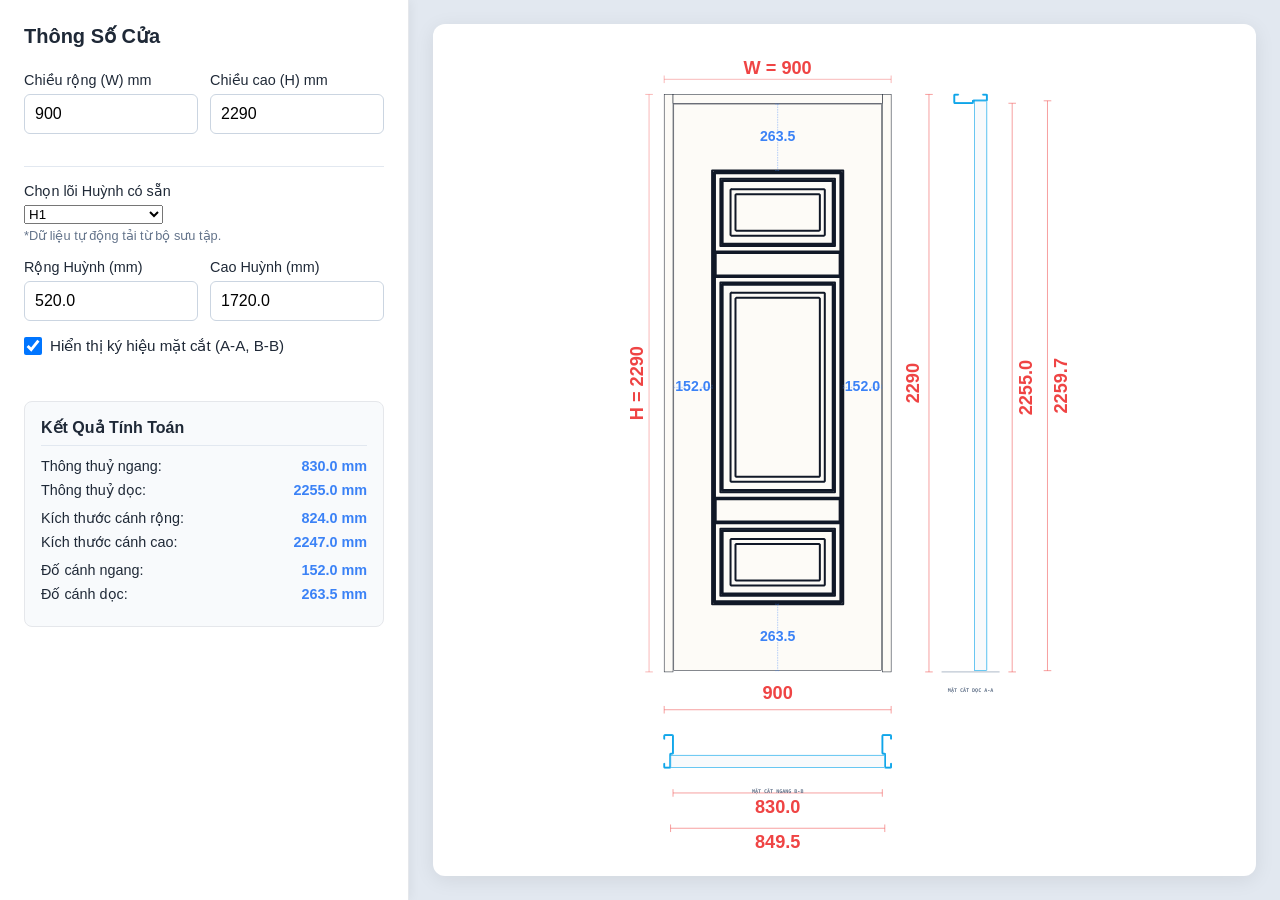
<file: index.html>
<!DOCTYPE html>
<html lang="vi">
<head>
    <meta charset="UTF-8">
    <meta name="viewport" content="width=device-width, initial-scale=1.0">
    <title>Parametric 2D Door Drawing</title>
    <link rel="stylesheet" href="index.css">
</head>
<body>

    <div class="sidebar">
        <h1>Thông Số Cửa</h1>
        
        <div class="view-toggle" style="display: none;">
        </div>

        <div class="form-row">
            <div class="form-group">
                <label for="inputW">Chiều rộng (W) mm</label>
                <input type="number" id="inputW" value="900" min="500" max="2000" step="1">
            </div>
            <div class="form-group">
                <label for="inputH">Chiều cao (H) mm</label>
                <input type="number" id="inputH" value="2290" min="1800" max="3000" step="1">
            </div>
        </div>

        <hr style="border: 0; border-top: 1px solid #e2e8f0; margin: 16px 0;">
        
        <div class="form-group">
            <label for="selectFile">Chọn lõi Huỳnh có sẵn</label>
            <select id="selectFile">
                <option value="">-- Chọn lõi Huỳnh --</option>
            </select>
            <small style="color: #64748b; font-size: 0.8rem; display: block; margin-top: 4px;">
                *Dữ liệu tự động tải từ bộ sưu tập.
            </small>
        </div>

        <div class="form-row">
            <div class="form-group">
                <label for="inputHuynhW">Rộng Huỳnh (mm)</label>
                <input type="number" id="inputHuynhW" value="520" step="0.1">
            </div>
            <div class="form-group">
                <label for="inputHuynhH">Cao Huỳnh (mm)</label>
                <input type="number" id="inputHuynhH" value="1720" step="0.1">
            </div>
        </div>

        <div class="form-group">
            <label class="checkbox-label">
                <input type="checkbox" id="showSections" checked>
                Hiển thị ký hiệu mặt cắt (A-A, B-B)
            </label>
        </div>

        <div class="result-panel">
            <h3>Kết Quả Tính Toán</h3>
            
            <div class="result-item">
                <span>Thông thuỷ ngang:</span>
                <span id="resThongThuyW" class="result-value">-</span>
            </div>
            <div class="result-item" style="margin-bottom: 12px;">
                <span>Thông thuỷ dọc:</span>
                <span id="resThongThuyH" class="result-value">-</span>
            </div>

            <div class="result-item">
                <span>Kích thước cánh rộng:</span>
                <span id="resLeafW" class="result-value">-</span>
            </div>
            <div class="result-item" style="margin-bottom: 12px;">
                <span>Kích thước cánh cao:</span>
                <span id="resLeafH" class="result-value">-</span>
            </div>

            <div class="result-item">
                <span>Đố cánh ngang:</span>
                <span id="resDoNgang" class="result-value">-</span>
            </div>
            <div class="result-item">
                <span>Đố cánh dọc:</span>
                <span id="resDoDoc" class="result-value">-</span>
            </div>
        </div>
    </div>

    <div class="main-content">
        <div class="canvas-container">
            <svg id="doorSvg" xmlns="http://www.w3.org/2000/svg">
                <!-- SVG Content generated by JS -->
            </svg>
            
            <!-- Vùng ẩn để đo đạc bounding box của file SVG vừa upload -->
            <div id="hiddenSvgContainer">
                <svg id="measureSvg" xmlns="http://www.w3.org/2000/svg"></svg>
            </div>
        </div>
    </div>

    <script src="svgData.js"></script>
    <script>
        const CONSTANTS = {
            frameTop: 35,    
            frameSide: 35,
            leafGap: 3,
            paddingX: 200,
            paddingY: 200,
            frameDepth: 130,
            leafDepth: 50
        };

        let khungProcessedSvg = '';
        if (typeof svgData !== 'undefined' && svgData['KHUNG.svg']) {
            const text = decodeBase64Utf8(svgData['KHUNG.svg']);
            const parser = new DOMParser();
            const doc = parser.parseFromString(text, "image/svg+xml");
            const paths = doc.querySelectorAll('path');
            paths.forEach(p => {
                let d = p.getAttribute('d');
                if (d) {
                    khungProcessedSvg += `<path d="${d}" fill="none" stroke="#0ea5e9" stroke-width="1.5" vector-effect="non-scaling-stroke"/>\n`;
                }
            });
        }

        let currentPanelSvgContent = '';
        let originalBoundingBox = { x: 0, y: 0, width: 0, height: 0 };

        function decodeBase64Utf8(base64) {
            const binaryString = atob(base64);
            const bytes = new Uint8Array(binaryString.length);
            for (let i = 0; i < binaryString.length; i++) {
                bytes[i] = binaryString.charCodeAt(i);
            }
            return new TextDecoder('utf-8').decode(bytes);
        }

        const selectFile = document.getElementById('selectFile');
        if (typeof svgData !== 'undefined') {
            const sortedKeys = Object.keys(svgData).sort();
            for (let filename of sortedKeys) {
                if (filename === 'KHUNG.svg') continue; // Bỏ qua biên dạng khuôn, không nạp vào danh sách lõi
                const option = document.createElement('option');
                option.value = filename;
                option.textContent = filename.replace(/\.svg$/i, '');
                selectFile.appendChild(option);
            }
        }

        selectFile.addEventListener('change', function() {
            const filename = this.value;
            if (!filename || !svgData[filename]) return;

            const text = decodeBase64Utf8(svgData[filename]);
            const parser = new DOMParser();
            const doc = parser.parseFromString(text, "image/svg+xml");
            const svgNode = doc.querySelector('svg');
            
            if (svgNode) {
                currentPanelSvgContent = svgNode.innerHTML;
                
                const measureSvg = document.getElementById('measureSvg');
                measureSvg.innerHTML = currentPanelSvgContent;
                
                try {
                    const gElement = measureSvg.querySelector('g') || measureSvg;
                    const bbox = gElement.getBBox();
                        if (bbox && bbox.width > 0 && bbox.height > 0) {
                            originalBoundingBox = {
                                x: bbox.x,
                                y: bbox.y,
                                width: bbox.width,
                                height: bbox.height
                            };
                        }
                    } catch(err) {
                        console.warn("Lỗi tính bbox:", err);
                    }

                    let filenameWithoutExt = filename.replace(/\.svg$/i, '').trim();
                    let upperName = filenameWithoutExt.toUpperCase();
                    let parsedW = null;
                    let parsedH = null;

                    const matchWxH = filenameWithoutExt.match(/(\d+)\s*x\s*(\d+)/i);
                    
                    if (matchWxH) {
                        parsedW = parseFloat(matchWxH[1]);
                        parsedH = parseFloat(matchWxH[2]);
                    } else {
                        const dict = {
                            'H1 PHAY': { w: 260, h: 1720 },
                            'H1':      { w: 520, h: 1720 },
                            'H2':      { w: 520, h: 1720 },
                            'H3':      { w: 520, h: 1720 },
                            'H4':      { w: 520, h: 1720 },
                            'H4 PHAY': { w: 420, h: 1720 },
                            'H5':      { w: 520, h: 1720 },
                            'H6':      { w: 260, h: 1720 },
                            'H7':      { w: 520, h: 1720 },
                            'H8':      { w: 520, h: 1720 },
                            'TĐ':      { w: 520, h: 1720 }
                        };
                        
                        if (dict[upperName]) {
                            parsedW = dict[upperName].w;
                            parsedH = dict[upperName].h;
                        }
                        else if (upperName.startsWith('H9')) {
                            const matchW = upperName.match(/_(\d+)/) || upperName.match(/\s(\d+)/);
                            if (matchW) {
                                parsedW = parseFloat(matchW[1]);
                                parsedH = 1720;
                            }
                        }
                        
                        if (parsedW === null || parsedH === null) {
                            parsedW = originalBoundingBox.width;
                            parsedH = originalBoundingBox.height;
                        }
                    }

                    document.getElementById('inputHuynhW').value = parsedW.toFixed(1);
                    document.getElementById('inputHuynhH').value = parsedH.toFixed(1);

                    drawDoor();
                }
        });

        let vbX = 0, vbY = 0, vbW = 0, vbH = 0;
        let isPanning = false;
        let startPanX = 0, startPanY = 0;
        const doorSvg = document.getElementById('doorSvg');
        doorSvg.style.cursor = 'grab';

        doorSvg.addEventListener('mousedown', (e) => {
            isPanning = true;
            startPanX = e.clientX;
            startPanY = e.clientY;
            doorSvg.style.cursor = 'grabbing';
        });

        window.addEventListener('mousemove', (e) => {
            if (!isPanning) return;
            e.preventDefault();
            const rect = doorSvg.getBoundingClientRect();
            // preserveAspectRatio="xMidYMid meet" (default)
            const ratio = Math.max(vbW / rect.width, vbH / rect.height);
            const dx = (e.clientX - startPanX) * ratio;
            const dy = (e.clientY - startPanY) * ratio;
            
            vbX -= dx;
            vbY -= dy;
            doorSvg.setAttribute('viewBox', `${vbX} ${vbY} ${vbW} ${vbH}`);
            
            startPanX = e.clientX;
            startPanY = e.clientY;
        });

        window.addEventListener('mouseup', () => {
            if (isPanning) {
                isPanning = false;
                doorSvg.style.cursor = 'grab';
            }
        });

        doorSvg.addEventListener('wheel', (e) => {
            e.preventDefault();
            const zoomSensitivity = 0.1;
            const delta = e.deltaY > 0 ? 1 : -1; // cuộn xuống = zoom out = tăng vbW
            
            const rect = doorSvg.getBoundingClientRect();
            const ratio = Math.max(vbW / rect.width, vbH / rect.height);
            
            // Toạ độ chuột trong không gian SVG
            const mouseX = vbX + (e.clientX - rect.left) * ratio;
            const mouseY = vbY + (e.clientY - rect.top) * ratio;
            
            const zoomFactor = 1 + delta * zoomSensitivity;
            const newVbW = vbW * zoomFactor;
            const newVbH = vbH * zoomFactor;
            
            // Giới hạn zoom
            if (newVbW > 100 && newVbW < 20000) {
                vbX = mouseX - (mouseX - vbX) * zoomFactor;
                vbY = mouseY - (mouseY - vbY) * zoomFactor;
                vbW = newVbW;
                vbH = newVbH;
                doorSvg.setAttribute('viewBox', `${vbX} ${vbY} ${vbW} ${vbH}`);
            }
        }, { passive: false });

        doorSvg.addEventListener('dblclick', () => {
            // Reset view
            const W = parseFloat(document.getElementById('inputW').value) || 0;
            const H = parseFloat(document.getElementById('inputH').value) || 0;
            const canvasW = W + CONSTANTS.paddingX * 2 + 400 + CONSTANTS.frameDepth;
            const canvasH = H + CONSTANTS.paddingY * 2 + 400 + CONSTANTS.frameDepth;
            vbX = 0;
            vbY = 0;
            vbW = canvasW;
            vbH = canvasH;
            doorSvg.setAttribute('viewBox', `${vbX} ${vbY} ${vbW} ${vbH}`);
        });

        function drawDoor() {
            const W = parseFloat(document.getElementById('inputW').value) || 0;
            const H = parseFloat(document.getElementById('inputH').value) || 0;
            const huynhWidth = parseFloat(document.getElementById('inputHuynhW').value) || 0;
            const huynhHeight = parseFloat(document.getElementById('inputHuynhH').value) || 0;

            if (W <= 0 || H <= 0 || huynhWidth <= 0 || huynhHeight <= 0) return;

            const { frameTop, frameSide, leafGap, paddingX, paddingY } = CONSTANTS;

            const thongThuyW = W - (frameSide * 2);
            const thongThuyH = H - frameTop;
            
            const leafW = thongThuyW - (leafGap * 2);
            const leafH = thongThuyH - leafGap - 5; // Khe hở trên là leafGap(3), khe hở chân là 5
            
            const doCanhNgang = (leafW - huynhWidth) / 2;
            const doCanhDoc = (leafH - huynhHeight) / 2;

            document.getElementById('resThongThuyW').innerText = thongThuyW.toFixed(1) + ' mm';
            document.getElementById('resThongThuyH').innerText = thongThuyH.toFixed(1) + ' mm';
            document.getElementById('resLeafW').innerText = leafW.toFixed(1) + ' mm';
            document.getElementById('resLeafH').innerText = leafH.toFixed(1) + ' mm';
            document.getElementById('resDoNgang').innerText = doCanhNgang.toFixed(1) + ' mm';
            document.getElementById('resDoDoc').innerText = doCanhDoc.toFixed(1) + ' mm';

            const svg = document.getElementById('doorSvg');
            svg.innerHTML = '';
            
            const startX = paddingX;
            const startY = paddingY;
            let content = '';

            let bboxW = originalBoundingBox.width;
            let bboxH = originalBoundingBox.height;
            if (bboxW === 0 || bboxH === 0) {
                bboxW = 221.29; // Fallback to H1 default width
                bboxH = 722.324; // Fallback to H1 default height
            }
            
            const scaleX = huynhWidth / bboxW;
            const scaleY = huynhHeight / bboxH;
            
            const leafX = startX + frameSide + leafGap;
            const leafY = startY + frameTop + leafGap;
            const h1TargetX = leafX + doCanhNgang;
            const h1TargetY = leafY + doCanhDoc;

                content += `<rect class="door-fill" x="${startX}" y="${startY}" width="${frameSide}" height="${H}" />`;
                content += `<rect class="door-fill" x="${startX + W - frameSide}" y="${startY}" width="${frameSide}" height="${H}" />`;
                content += `<rect class="door-fill" x="${startX + frameSide}" y="${startY}" width="${W - frameSide * 2}" height="${frameTop}" />`;

                content += `<rect class="door-fill" x="${leafX}" y="${leafY}" width="${leafW}" height="${leafH}" />`;

                content += `
                    <g class="panel-core" transform="translate(${h1TargetX}, ${h1TargetY}) scale(${scaleX}, ${scaleY}) translate(${-originalBoundingBox.x}, ${-originalBoundingBox.y})">
                        ${currentPanelSvgContent}
                    </g>
                `;

                const dimOffset = 60;

                const drawDimRed = (x1, y1, x2, y2, text, textX, textY) => {
                    return `
                        <line class="dim-line-red" x1="${x1}" y1="${y1}" x2="${x2}" y2="${y2}" />
                        <line class="dim-line-red" x1="${x1}" y1="${y1-15}" x2="${x1}" y2="${y1+15}" />
                        <line class="dim-line-red" x1="${x2}" y1="${y2-15}" x2="${x2}" y2="${y2+15}" />
                        <text class="dim-text-red" x="${textX}" y="${textY}">${text}</text>
                    `;
                };

                const drawDimBlue = (x1, y1, x2, y2, text, textX, textY, horizontal = true) => {
                    const tickLen = 10;
                    let t1x1, t1y1, t1x2, t1y2, t2x1, t2y1, t2x2, t2y2;
                    if(horizontal) {
                        t1x1 = x1; t1y1 = y1 - tickLen; t1x2 = x1; t1y2 = y1 + tickLen;
                        t2x1 = x2; t2y1 = y2 - tickLen; t2x2 = x2; t2y2 = y2 + tickLen;
                    } else {
                        t1x1 = x1 - tickLen; t1y1 = y1; t1x2 = x1 + tickLen; t1y2 = y1;
                        t2x1 = x2 - tickLen; t2y1 = y2; t2x2 = x2 + tickLen; t2y2 = y2;
                    }
                    
                    return `
                        <line class="dim-line-blue" x1="${x1}" y1="${y1}" x2="${x2}" y2="${y2}" />
                        <line class="dim-line-blue" x1="${t1x1}" y1="${t1y1}" x2="${t1x2}" y2="${t1y2}" />
                        <line class="dim-line-blue" x1="${t2x1}" y1="${t2y1}" x2="${t2x2}" y2="${t2y2}" />
                        <rect x="${textX - 30}" y="${textY - 15}" width="60" height="30" fill="white" opacity="0.9" rx="4"/>
                        <text class="dim-text-blue" x="${textX}" y="${textY}">${text}</text>
                    `;
                };

                content += drawDimRed(
                    startX, startY - dimOffset, 
                    startX + W, startY - dimOffset, 
                    `W = ${W}`, 
                    startX + W/2, startY - dimOffset - 20
                );

                content += `
                    <line class="dim-line-red" x1="${startX - dimOffset}" y1="${startY}" x2="${startX - dimOffset}" y2="${startY + H}" />
                    <line class="dim-line-red" x1="${startX - dimOffset - 15}" y1="${startY}" x2="${startX - dimOffset + 15}" y2="${startY}" />
                    <line class="dim-line-red" x1="${startX - dimOffset - 15}" y1="${startY + H}" x2="${startX - dimOffset + 15}" y2="${startY + H}" />
                    <text class="dim-text-red" x="${startX - dimOffset - 25}" y="${startY + H/2}" transform="rotate(-90 ${startX - dimOffset - 25},${startY + H/2})">H = ${H}</text>
                `;

                const cy = leafY + leafH/2;
                content += drawDimBlue(
                    leafX, cy, 
                    leafX + doCanhNgang, cy, 
                    doCanhNgang.toFixed(1), 
                    leafX + doCanhNgang/2, cy,
                    true
                );

                content += drawDimBlue(
                    leafX + leafW - doCanhNgang, cy, 
                    leafX + leafW, cy, 
                    doCanhNgang.toFixed(1), 
                    leafX + leafW - doCanhNgang/2, cy,
                    true
                );

                const cx = leafX + leafW/2;
                content += drawDimBlue(
                    cx, leafY, 
                    cx, leafY + doCanhDoc, 
                    doCanhDoc.toFixed(1), 
                    cx, leafY + doCanhDoc/2,
                    false
                );

                content += drawDimBlue(
                    cx, leafY + leafH - doCanhDoc, 
                    cx, leafY + leafH, 
                    doCanhDoc.toFixed(1), 
                    cx, leafY + leafH - doCanhDoc/2,
                    false
                );

                // TÙY CHỌN VẼ KÝ HIỆU MẶT CẮT (A-A, B-B) ĐÃ BỊ ẨN THEO YÊU CẦU
            
            // Vẽ thêm 2 mặt cắt bên cạnh và bên dưới
            content += drawSections(W, H);

            // Cập nhật viewBox để bao trọn cả 3 hình chiếu
            const canvasW = W + CONSTANTS.paddingX * 2 + 400 + CONSTANTS.frameDepth;
            const canvasH = H + CONSTANTS.paddingY * 2 + 400 + CONSTANTS.frameDepth;
            
            if (vbW === 0 || vbH === 0) {
                vbX = 0;
                vbY = 0;
                vbW = canvasW;
                vbH = canvasH;
            }
            svg.setAttribute('viewBox', `${vbX} ${vbY} ${vbW} ${vbH}`);
            svg.innerHTML = content;
        }

        function drawSections(W, H) {
            let content = '';
            
            const t = 1.5; 
            const fW = CONSTANTS.frameSide; 
            const fT = CONSTANTS.frameTop;  
            const fD = CONSTANTS.frameDepth; 
            const gap = CONSTANTS.leafGap; 
            const leafD = CONSTANTS.leafDepth; 
            const bottomGap = 5; 

            // Thông số tính toán từ KHUNG.svg
            const fW_front = 22.26; // Độ dày mép trong mặt trước
            const rD = 74.69; // Chiều sâu hèm từ mặt sau
            const rW = 12.74; // Độ sâu bậc hèm (rabbet step)

            const drawDim = (x1, y1, x2, y2, text, textOffset, vertical = false) => {
                const tick = 15;
                let html = `<line x1="${x1}" y1="${y1}" x2="${x2}" y2="${y2}" stroke="#ef4444" stroke-width="2" />`;
                if (vertical) {
                    html += `<line x1="${x1 - tick}" y1="${y1}" x2="${x1 + tick}" y2="${y1}" stroke="#ef4444" stroke-width="2" />`;
                    html += `<line x1="${x2 - tick}" y1="${y2}" x2="${x2 + tick}" y2="${y2}" stroke="#ef4444" stroke-width="2" />`;
                    html += `<text x="${x1 + textOffset}" y="${(y1 + y2)/2}" text-anchor="middle" dominant-baseline="middle" transform="rotate(-90 ${x1 + textOffset},${(y1 + y2)/2})" fill="#ef4444" font-size="72" font-weight="bold">${text}</text>`;
                } else {
                    html += `<line x1="${x1}" y1="${y1 - tick}" x2="${x1}" y2="${y1 + tick}" stroke="#ef4444" stroke-width="2" />`;
                    html += `<line x1="${x2}" y1="${y2 - tick}" x2="${x2}" y2="${y2 + tick}" stroke="#ef4444" stroke-width="2" />`;
                    html += `<text x="${(x1 + x2)/2}" y="${y1 + textOffset}" text-anchor="middle" dominant-baseline="middle" fill="#ef4444" font-size="72" font-weight="bold">${text}</text>`;
                }
                return html;
            };

            const getFramePath = (x, y, mode) => {
                const scaleX = fD / 4.494;
                const scaleY = fW / 1.676;
                const origX = 145.911;
                const origY = 398.236;
                
                let matrix = '';
                if (mode === 'left') {
                    matrix = `matrix(0, ${scaleX}, ${scaleY}, 0, ${x}, ${y})`;
                } else if (mode === 'right') {
                    matrix = `matrix(0, ${scaleX}, ${-scaleY}, 0, ${x + fW}, ${y})`;
                } else if (mode === 'top') {
                    matrix = `matrix(${scaleX}, 0, 0, ${scaleY}, ${x}, ${y})`;
                }
                
                return `<g transform="${matrix} translate(${-origX}, ${-origY})">${khungProcessedSvg}</g>`;
            };

            const getHollowRect = (x, y, w, h) => {
                let html = '';
                html += `<rect x="${x}" y="${y}" width="${w}" height="${h}" fill="#f8fafc" stroke="#0ea5e9" stroke-width="1.5"/>`;
                html += `<rect x="${x+t}" y="${y+t}" width="${w-2*t}" height="${h-2*t}" fill="none" stroke="#0ea5e9" stroke-width="1.5"/>`;
                return html;
            };

            // --- BẢN VẼ MẶT CẮT NGANG (B-B) (Hình chiếu bằng) ---
            const startX = CONSTANTS.paddingX;
            const startY = CONSTANTS.paddingY + H + 250;
            
            // Khuôn trái
            content += getFramePath(startX, startY, 'left');
            // Khuôn phải
            content += getFramePath(startX + W - fW, startY, 'right');
            
            // Cánh
            // Mép mặt trước của khuôn là fW_front. Khoảng cách (gap) 3mm tính từ fW_front.
            const leafX = startX + fW_front + gap;
            const leafW = W - fW_front*2 - gap*2;
            const leafY = startY + fD - leafD; // Cánh phẳng với mặt trước khuôn (y + fD)
            content += getHollowRect(leafX, leafY, leafW, leafD);

            // Dim Mặt cắt ngang
            content += drawDim(startX, startY - 100, startX + W, startY - 100, W, -60);
            content += drawDim(startX + fW, startY + fD + 100, startX + W - fW, startY + fD + 100, (W - fW*2).toFixed(1), 60); // Thông thuỷ
            content += drawDim(leafX, leafY + leafD + 240, leafX + leafW, leafY + leafD + 240, leafW.toFixed(1), 60); // Chiều rộng cánh

            // --- BẢN VẼ MẶT CẮT DỌC (A-A) (Hình chiếu cạnh) ---
            const vStartX = CONSTANTS.paddingX + W + 250;
            const vStartY = CONSTANTS.paddingY; 

            // Khuôn trên
            content += getFramePath(vStartX, vStartY, 'top');
            
            // Cánh
            const vLeafY = vStartY + fW_front + gap;
            const vLeafH = H - fW_front - gap - bottomGap; // Trừ khe hở dưới chân 5mm
            const vLeafX = vStartX + fD - leafD; // Bằng mặt khuôn phía trước
            content += getHollowRect(vLeafX, vLeafY, leafD, vLeafH);

            // Nền đất
            content += `<line x1="${vStartX - 50}" y1="${vStartY + H}" x2="${vStartX + fD + 50}" y2="${vStartY + H}" stroke="#94a3b8" stroke-width="3"/>`;

            // Dim Mặt cắt dọc
            content += drawDim(vStartX - 100, vStartY, vStartX - 100, vStartY + H, H, -60, true);
            content += drawDim(vStartX + fD + 100, vStartY + fT, vStartX + fD + 100, vStartY + H, (H - fT).toFixed(1), 60, true); // Thông thuỷ
            content += drawDim(vStartX + fD + 240, vLeafY, vStartX + fD + 240, vLeafY + vLeafH, vLeafH.toFixed(1), 60, true); // Chiều cao cánh

            // Tiêu đề
            content += `<text x="${startX + W/2}" y="${startY + fD + 100}" text-anchor="middle" font-family="monospace" font-size="20" font-weight="bold" fill="#64748b">MẶT CẮT NGANG B-B</text>`;
            content += `<text x="${vStartX + fD/2}" y="${vStartY + H + 80}" text-anchor="middle" font-family="monospace" font-size="20" font-weight="bold" fill="#64748b">MẶT CẮT DỌC A-A</text>`;

            return content;
        }


        if (document.getElementById('btn3D')) {
            document.getElementById('btn3D').addEventListener('click', () => {
                currentViewMode = '3D';
                document.getElementById('btn3D').classList.add('active');
                document.getElementById('btn2D').classList.remove('active');
                drawDoor();
            });
        }

        document.getElementById('inputW').addEventListener('input', drawDoor);
        document.getElementById('inputH').addEventListener('input', drawDoor);
        document.getElementById('inputHuynhW').addEventListener('input', drawDoor);
        document.getElementById('inputHuynhH').addEventListener('input', drawDoor);
        if (document.getElementById('showSections')) {
            document.getElementById('showSections').addEventListener('change', drawDoor);
        }

        if (typeof svgData !== 'undefined' && svgData['H1.svg']) {
            selectFile.value = 'H1.svg';
            selectFile.dispatchEvent(new Event('change'));
        } else {
            drawDoor();
        }
    </script>
</body>
</html>
</file>
<file: index.css>
:root {
    --bg-color: #f3f4f6;
    --panel-bg: #ffffff;
    --text-color: #1f2937;
    --primary: #3b82f6;
    --border-color: #e5e7eb;
    --door-stroke: #111827;
    --dim-red: #ef4444;
    --dim-blue: #3b82f6;
}

body {
    margin: 0;
    padding: 0;
    font-family: 'Segoe UI', Tahoma, Geneva, Verdana, sans-serif;
    background-color: var(--bg-color);
    color: var(--text-color);
    display: flex;
    height: 100vh;
    overflow: hidden;
}

.sidebar {
    width: 360px;
    background-color: var(--panel-bg);
    border-right: 1px solid var(--border-color);
    padding: 24px;
    box-shadow: 2px 0 10px rgba(0,0,0,0.05);
    display: flex;
    flex-direction: column;
    z-index: 10;
    overflow-y: auto;
}

.sidebar h1 {
    font-size: 1.25rem;
    margin-top: 0;
    margin-bottom: 24px;
    font-weight: 600;
}

.view-toggle {
    display: flex;
    gap: 8px;
    margin-bottom: 20px;
}
.view-toggle button {
    flex: 1;
    padding: 10px;
    background: #f8fafc;
    border: 1px solid #cbd5e1;
    border-radius: 6px;
    cursor: pointer;
    font-weight: 600;
    color: #475569;
    transition: all 0.2s;
}
.view-toggle button.active {
    background: var(--primary);
    color: #fff;
    border-color: var(--primary);
}

.form-group {
    margin-bottom: 16px;
}

.form-row {
    display: flex;
    gap: 12px;
}

.form-row .form-group {
    flex: 1;
}

.form-group label {
    display: block;
    margin-bottom: 6px;
    font-weight: 500;
    font-size: 0.9rem;
}

.form-group input[type="number"], .form-group input[type="file"] {
    width: 100%;
    padding: 10px;
    border: 1px solid #cbd5e1;
    border-radius: 6px;
    font-size: 1rem;
    box-sizing: border-box;
    transition: border-color 0.2s;
}

.form-group input[type="file"] {
    font-size: 0.85rem;
    padding: 8px;
}

.form-group input:focus {
    outline: none;
    border-color: var(--primary);
    box-shadow: 0 0 0 3px rgba(59, 130, 246, 0.1);
}

.result-panel {
    margin-top: 24px;
    background: #f8fafc;
    border: 1px solid var(--border-color);
    border-radius: 8px;
    padding: 16px;
}

.result-panel h3 {
    margin-top: 0;
    font-size: 1rem;
    margin-bottom: 12px;
    padding-bottom: 8px;
    border-bottom: 1px solid #e2e8f0;
}

.result-item {
    display: flex;
    justify-content: space-between;
    margin-bottom: 8px;
    font-size: 0.9rem;
}

.result-value {
    font-weight: 600;
    color: var(--primary);
}

.main-content {
    flex: 1;
    display: flex;
    justify-content: center;
    align-items: center;
    padding: 24px;
    background-color: #e2e8f0;
    overflow: auto;
}

.canvas-container {
    background-color: var(--panel-bg);
    border-radius: 12px;
    box-shadow: 0 4px 20px rgba(0,0,0,0.08);
    width: 100%;
    height: 100%;
    display: flex;
    justify-content: center;
    align-items: center;
    overflow: hidden;
    padding: 20px;
    box-sizing: border-box;
    position: relative;
}

svg {
    width: 100%;
    height: 100%;
}

.door-line {
    stroke: var(--door-stroke);
    stroke-width: 2;
    fill: none;
    stroke-linejoin: round;
}

.door-fill {
    fill: #fdfbf7;
    stroke: var(--door-stroke);
    stroke-width: 2;
}

.dim-line-red {
    stroke: var(--dim-red);
    stroke-width: 1.5;
    fill: none;
}

.dim-text-red {
    fill: var(--dim-red);
    font-size: 72px;
    font-weight: 600;
    text-anchor: middle;
}

.dim-line-blue {
    stroke: var(--dim-blue);
    stroke-width: 1.5;
    stroke-dasharray: 6 4;
    fill: none;
}

.dim-text-blue {
    fill: var(--dim-blue);
    font-size: 56px;
    font-weight: 600;
    text-anchor: middle;
    dominant-baseline: middle;
}

.panel-core path, .panel-core polygon, .panel-core rect, .panel-core line, .panel-core circle {
    stroke: var(--door-stroke) !important;
    stroke-width: 2 !important;
    fill: none !important;
    vector-effect: non-scaling-stroke;
}

.section-line {
    stroke: var(--dim-red);
    stroke-width: 1.5;
    stroke-dasharray: 20 8 4 8;
    fill: none;
}

.section-line-solid {
    stroke: var(--dim-red);
    stroke-width: 2.5;
    fill: none;
}

.section-arrow {
    fill: var(--dim-red);
}

.section-text {
    fill: var(--dim-red);
    font-size: 24px;
    font-weight: bold;
    text-anchor: middle;
    font-family: 'Segoe UI', Tahoma, sans-serif;
}

.checkbox-label {
    display: flex !important;
    align-items: center;
    gap: 8px;
    cursor: pointer;
    font-weight: 500;
    font-size: 0.95rem !important;
}

.checkbox-label input {
    width: 18px !important;
    height: 18px;
    margin: 0;
    cursor: pointer;
}

/* Hidden SVG for measuring bounding box */
#hiddenSvgContainer {
    position: absolute;
    visibility: hidden;
    pointer-events: none;
    width: 0;
    height: 0;
    overflow: hidden;
}
</file>
